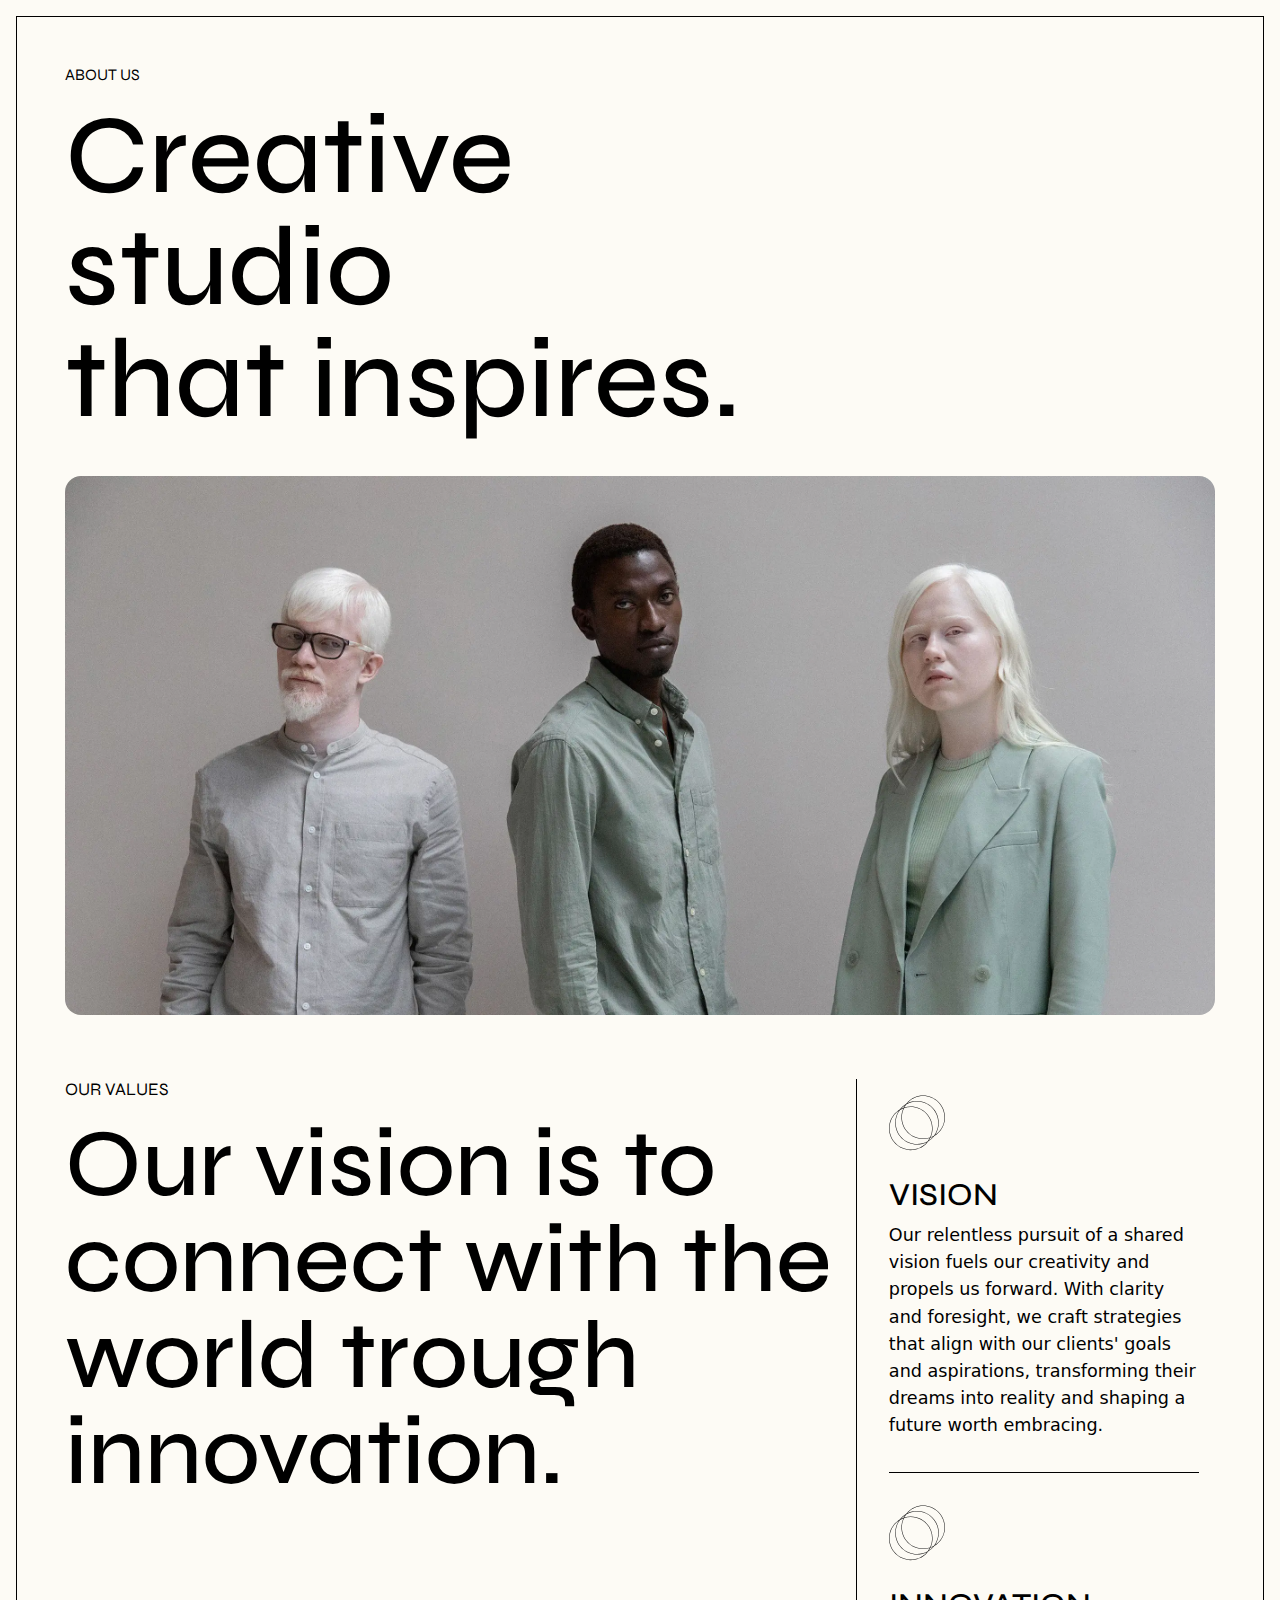
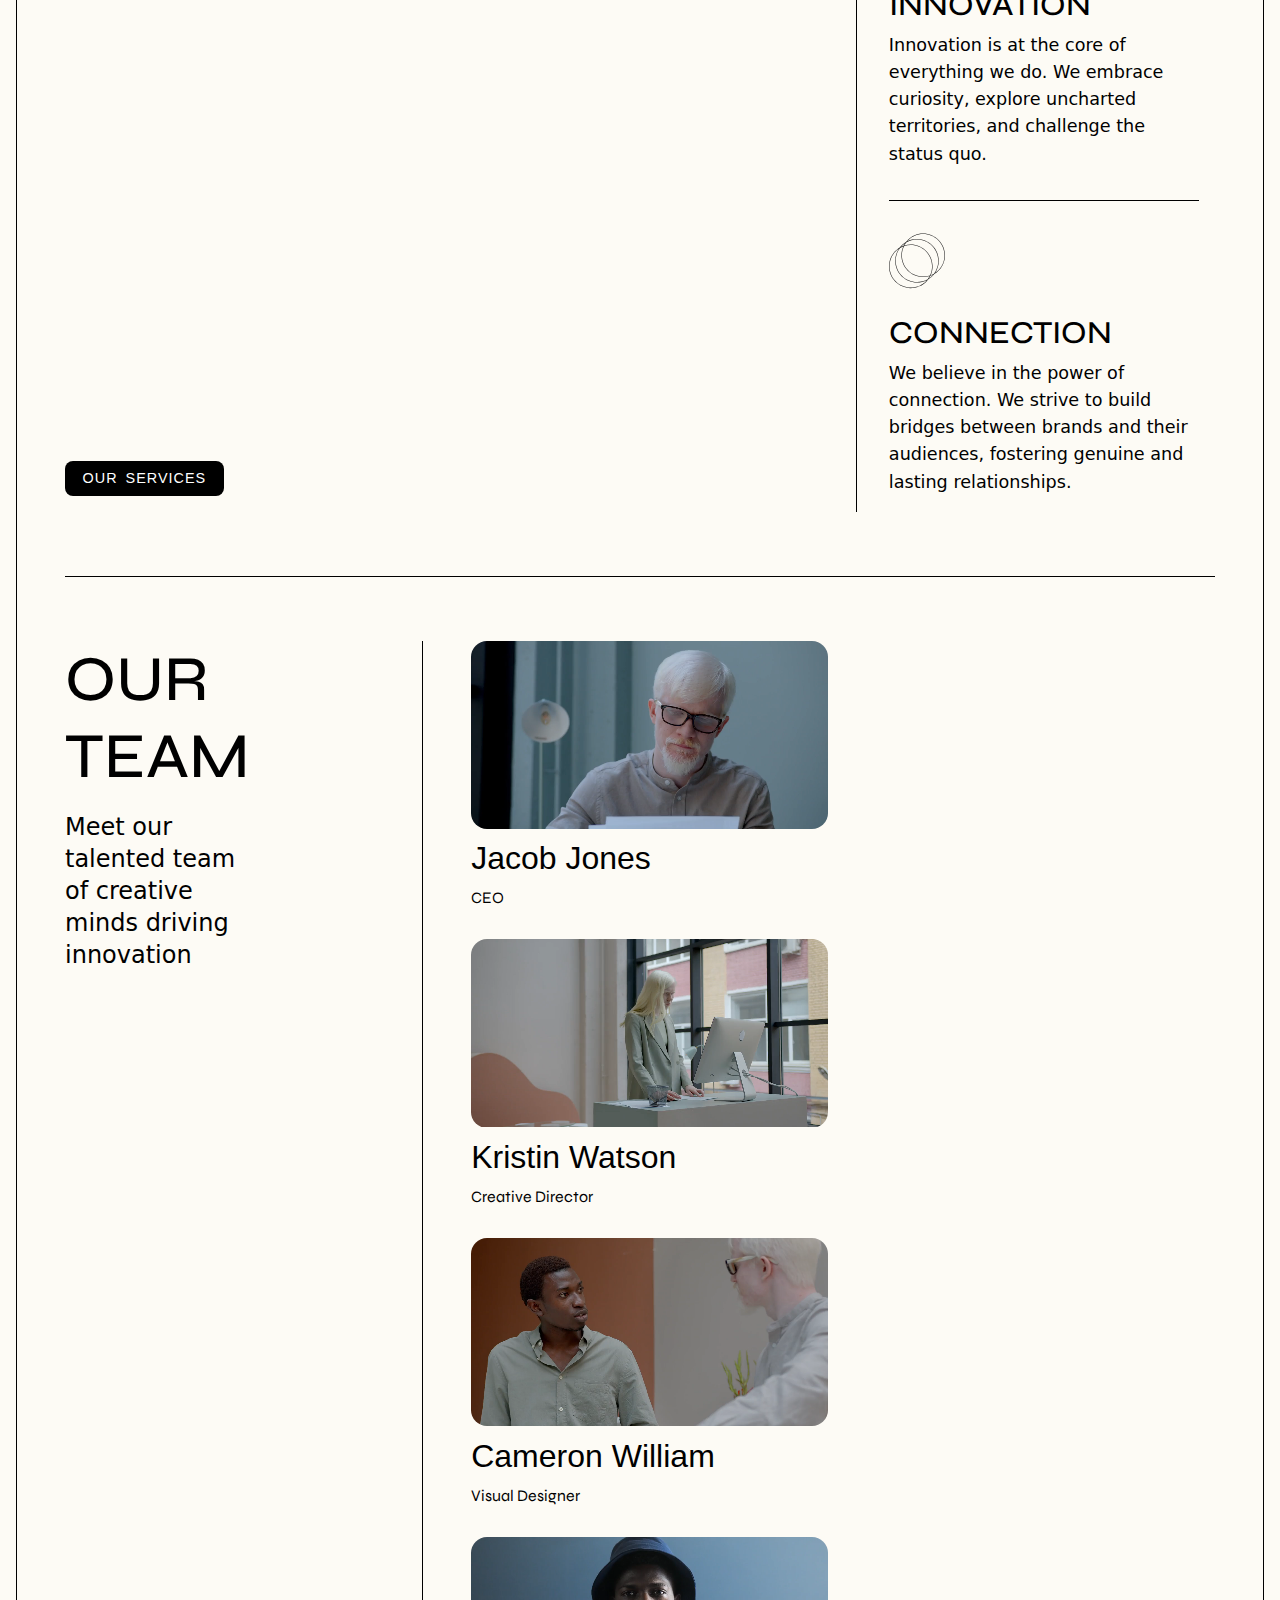
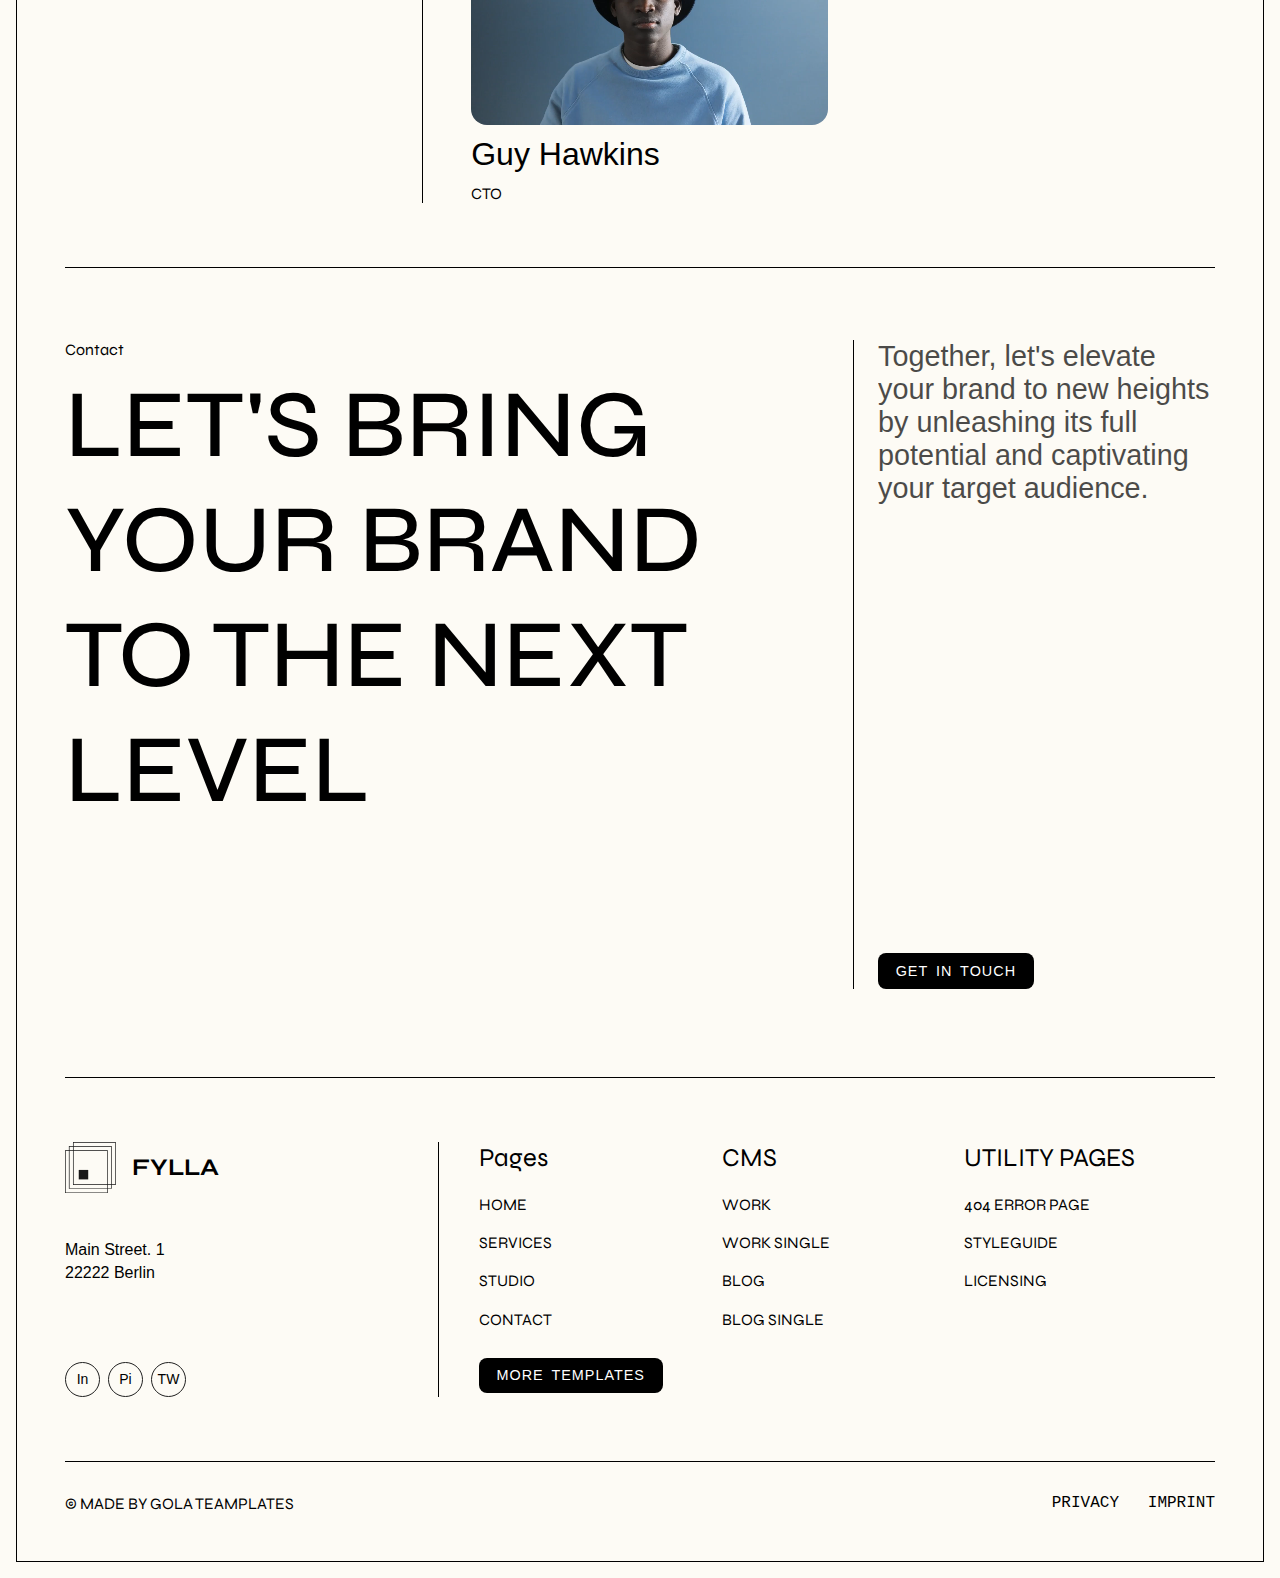
<file: designing-agency-1/index.htm>
<!DOCTYPE html>
<html lang="en">
  <head>
    <meta charset="UTF-8" />
    <meta name="viewport" content="width=device-width, initial-scale=1.0" />
    <title>Document</title>
    <link rel="stylesheet" href="style.css" />
  </head>
  <body>
    <main>
      <div class="content">
      <section class="view-1">
        <div class="text">
          <p>ABOUT US</p>
          <h1>
            Creative studio <br />
            that inspires.
          </h1>
        </div>
        <img src="./hero.webp" alt="" />
      </section>

      <section class="view-2">
        <div class="top">
          <div class="text">
            <p>OUR VALUES</p>
            <h1>Our vision is to connect with the world trough innovation.</h1>
          </div>
          <button>OUR SERVICES</button>
        </div>

        <div class="line"></div>

        <div class="bottom">
          <div class="components">
            <svg viewBox="0 0 60 59" id="svg10492846895">
              <path
                d="M 60 23.371 C 60 10.485 49.52 0 36.64 0 C 35.747 0 34.855 0.052 33.967 0.155 C 33.077 0.257 32.198 0.41 31.326 0.613 C 30.455 0.818 29.6 1.071 28.758 1.373 C 27.916 1.675 27.094 2.026 26.293 2.423 C 25.49 2.819 24.715 3.261 23.964 3.748 C 23.213 4.233 22.492 4.761 21.802 5.331 C 21.112 5.899 20.457 6.506 19.836 7.152 C 19.215 7.796 18.634 8.473 18.092 9.185 C 15.498 10.729 13.285 12.698 11.452 15.095 C 10.584 15.611 9.751 16.179 8.957 16.801 C 8.162 17.424 7.411 18.096 6.704 18.816 C 5.997 19.535 5.339 20.299 4.73 21.104 C 4.122 21.91 3.566 22.75 3.067 23.627 C 2.567 24.505 2.126 25.411 1.744 26.344 C 1.361 27.28 1.04 28.234 0.782 29.21 C 0.522 30.186 0.328 31.175 0.197 32.176 C 0.067 33.177 0.002 34.183 0 35.193 C 0 48.079 10.48 58.563 23.36 58.563 C 24.255 58.563 25.145 58.511 26.035 58.409 C 26.923 58.306 27.802 58.153 28.674 57.949 C 29.545 57.746 30.4 57.493 31.242 57.189 C 32.084 56.887 32.906 56.538 33.707 56.141 C 34.51 55.744 35.285 55.303 36.036 54.816 C 36.787 54.33 37.508 53.803 38.198 53.233 C 38.888 52.664 39.543 52.057 40.164 51.413 C 40.785 50.768 41.366 50.089 41.908 49.377 C 44.5 47.834 46.714 45.864 48.548 43.468 C 49.416 42.953 50.249 42.384 51.043 41.761 C 51.838 41.139 52.589 40.468 53.296 39.747 C 54.003 39.027 54.661 38.264 55.27 37.46 C 55.878 36.654 56.434 35.813 56.933 34.935 C 57.433 34.058 57.874 33.152 58.256 32.218 C 58.639 31.284 58.96 30.328 59.218 29.352 C 59.478 28.376 59.672 27.388 59.803 26.387 C 59.933 25.386 59.998 24.38 60 23.371 Z M 17.206 10.419 C 16.626 11.289 16.107 12.193 15.647 13.133 C 14.665 13.479 13.709 13.887 12.78 14.361 C 14.084 12.855 15.561 11.541 17.206 10.419 Z M 36.634 46.171 C 24.067 46.171 13.842 35.941 13.842 23.368 C 13.842 21.677 14.028 20.006 14.402 18.356 C 14.774 16.706 15.325 15.118 16.053 13.591 C 18.423 12.787 20.859 12.387 23.36 12.39 C 35.925 12.39 46.152 22.619 46.152 35.193 C 46.154 36.884 45.967 38.556 45.595 40.207 C 45.223 41.857 44.674 43.446 43.945 44.973 C 41.577 45.777 39.141 46.176 36.64 46.174 Z M 43.582 45.681 C 42.986 46.828 42.298 47.915 41.517 48.944 C 39.772 49.973 37.921 50.754 35.964 51.287 C 34.009 51.819 32.018 52.085 29.992 52.082 C 17.424 52.082 7.2 41.854 7.2 29.279 C 7.199 28.046 7.297 26.82 7.496 25.603 C 7.694 24.386 7.99 23.193 8.384 22.023 C 8.777 20.854 9.262 19.725 9.839 18.634 C 10.418 17.544 11.079 16.509 11.825 15.526 C 12.935 14.873 14.092 14.317 15.296 13.861 C 13.945 16.886 13.271 20.053 13.272 23.366 C 13.272 36.252 23.753 46.737 36.632 46.737 C 39.005 46.74 41.325 46.388 43.59 45.683 Z M 46.71 35.19 C 46.71 22.304 36.23 11.819 23.35 11.819 C 20.981 11.818 18.666 12.17 16.402 12.875 C 17 11.73 17.688 10.641 18.467 9.612 C 20.213 8.583 22.065 7.802 24.02 7.27 C 25.975 6.737 27.966 6.473 29.992 6.476 C 42.559 6.476 52.784 16.704 52.784 29.277 C 52.786 30.51 52.687 31.736 52.489 32.953 C 52.29 34.172 51.994 35.365 51.602 36.534 C 51.208 37.704 50.723 38.833 50.145 39.923 C 49.568 41.014 48.905 42.049 48.159 43.031 C 47.05 43.685 45.892 44.239 44.688 44.696 C 46.041 41.674 46.718 38.506 46.718 35.193 Z M 23.36 57.995 C 10.791 57.995 0.568 47.765 0.568 35.193 C 0.568 34.266 0.624 33.343 0.737 32.421 C 0.849 31.502 1.018 30.593 1.242 29.693 C 1.466 28.792 1.744 27.91 2.074 27.045 C 2.406 26.179 2.789 25.337 3.224 24.517 C 3.657 23.699 4.139 22.909 4.669 22.149 C 5.199 21.389 5.775 20.665 6.393 19.975 C 7.012 19.285 7.671 18.634 8.369 18.026 C 9.066 17.416 9.8 16.851 10.566 16.33 C 9.284 18.247 8.309 20.307 7.64 22.514 C 6.972 24.719 6.639 26.975 6.642 29.281 C 6.642 42.166 17.12 52.651 30 52.651 C 31.839 52.653 33.652 52.44 35.442 52.01 C 37.23 51.581 38.943 50.95 40.582 50.113 C 40.048 50.729 39.485 51.316 38.889 51.872 C 38.295 52.428 37.671 52.95 37.02 53.44 C 36.368 53.929 35.692 54.381 34.993 54.797 C 34.292 55.215 33.573 55.592 32.831 55.932 C 32.09 56.271 31.334 56.568 30.56 56.826 C 29.787 57.084 29.004 57.3 28.207 57.474 C 27.411 57.647 26.607 57.777 25.797 57.865 C 24.987 57.953 24.175 57.995 23.36 57.995 Z M 42.786 48.142 C 43.368 47.274 43.887 46.368 44.345 45.428 C 45.332 45.084 46.29 44.675 47.22 44.201 C 45.916 45.708 44.439 47.02 42.794 48.142 Z M 49.427 42.232 C 50.709 40.316 51.685 38.254 52.353 36.049 C 53.02 33.842 53.354 31.586 53.352 29.28 C 53.352 16.394 42.873 5.913 29.992 5.913 C 28.154 5.91 26.34 6.122 24.552 6.552 C 22.762 6.981 21.05 7.613 19.412 8.45 C 19.944 7.834 20.508 7.247 21.104 6.69 C 21.7 6.133 22.324 5.611 22.975 5.121 C 23.627 4.632 24.305 4.18 25.004 3.762 C 25.705 3.346 26.426 2.969 27.167 2.629 C 27.909 2.29 28.666 1.991 29.438 1.735 C 30.211 1.477 30.996 1.261 31.793 1.087 C 32.589 0.915 33.393 0.784 34.203 0.698 C 35.013 0.61 35.825 0.568 36.64 0.568 C 49.205 0.568 59.432 10.796 59.432 23.371 C 59.432 24.297 59.376 25.221 59.263 26.141 C 59.151 27.061 58.982 27.971 58.758 28.871 C 58.534 29.77 58.256 30.652 57.926 31.519 C 57.594 32.384 57.211 33.225 56.778 34.045 C 56.343 34.863 55.861 35.653 55.331 36.413 C 54.801 37.173 54.225 37.898 53.607 38.589 C 52.988 39.279 52.329 39.928 51.631 40.538 C 50.934 41.147 50.2 41.711 49.434 42.232 Z"
                fill="var(--token-efbc6c56-80fe-4475-9b37-9684d6e92632, rgb(25, 25, 25))"
              ></path>
            </svg>
            <h3>VISION</h3>
            <p>
              Our relentless pursuit of a shared vision fuels our creativity and
              propels us forward. With clarity and foresight, we craft
              strategies that align with our clients' goals and aspirations,
              transforming their dreams into reality and shaping a future worth
              embracing.
            </p>
          </div>
          <div class="line"></div>
          <div class="components">
            <svg viewBox="0 0 60 59" id="svg10492846895">
              <path
                d="M 60 23.371 C 60 10.485 49.52 0 36.64 0 C 35.747 0 34.855 0.052 33.967 0.155 C 33.077 0.257 32.198 0.41 31.326 0.613 C 30.455 0.818 29.6 1.071 28.758 1.373 C 27.916 1.675 27.094 2.026 26.293 2.423 C 25.49 2.819 24.715 3.261 23.964 3.748 C 23.213 4.233 22.492 4.761 21.802 5.331 C 21.112 5.899 20.457 6.506 19.836 7.152 C 19.215 7.796 18.634 8.473 18.092 9.185 C 15.498 10.729 13.285 12.698 11.452 15.095 C 10.584 15.611 9.751 16.179 8.957 16.801 C 8.162 17.424 7.411 18.096 6.704 18.816 C 5.997 19.535 5.339 20.299 4.73 21.104 C 4.122 21.91 3.566 22.75 3.067 23.627 C 2.567 24.505 2.126 25.411 1.744 26.344 C 1.361 27.28 1.04 28.234 0.782 29.21 C 0.522 30.186 0.328 31.175 0.197 32.176 C 0.067 33.177 0.002 34.183 0 35.193 C 0 48.079 10.48 58.563 23.36 58.563 C 24.255 58.563 25.145 58.511 26.035 58.409 C 26.923 58.306 27.802 58.153 28.674 57.949 C 29.545 57.746 30.4 57.493 31.242 57.189 C 32.084 56.887 32.906 56.538 33.707 56.141 C 34.51 55.744 35.285 55.303 36.036 54.816 C 36.787 54.33 37.508 53.803 38.198 53.233 C 38.888 52.664 39.543 52.057 40.164 51.413 C 40.785 50.768 41.366 50.089 41.908 49.377 C 44.5 47.834 46.714 45.864 48.548 43.468 C 49.416 42.953 50.249 42.384 51.043 41.761 C 51.838 41.139 52.589 40.468 53.296 39.747 C 54.003 39.027 54.661 38.264 55.27 37.46 C 55.878 36.654 56.434 35.813 56.933 34.935 C 57.433 34.058 57.874 33.152 58.256 32.218 C 58.639 31.284 58.96 30.328 59.218 29.352 C 59.478 28.376 59.672 27.388 59.803 26.387 C 59.933 25.386 59.998 24.38 60 23.371 Z M 17.206 10.419 C 16.626 11.289 16.107 12.193 15.647 13.133 C 14.665 13.479 13.709 13.887 12.78 14.361 C 14.084 12.855 15.561 11.541 17.206 10.419 Z M 36.634 46.171 C 24.067 46.171 13.842 35.941 13.842 23.368 C 13.842 21.677 14.028 20.006 14.402 18.356 C 14.774 16.706 15.325 15.118 16.053 13.591 C 18.423 12.787 20.859 12.387 23.36 12.39 C 35.925 12.39 46.152 22.619 46.152 35.193 C 46.154 36.884 45.967 38.556 45.595 40.207 C 45.223 41.857 44.674 43.446 43.945 44.973 C 41.577 45.777 39.141 46.176 36.64 46.174 Z M 43.582 45.681 C 42.986 46.828 42.298 47.915 41.517 48.944 C 39.772 49.973 37.921 50.754 35.964 51.287 C 34.009 51.819 32.018 52.085 29.992 52.082 C 17.424 52.082 7.2 41.854 7.2 29.279 C 7.199 28.046 7.297 26.82 7.496 25.603 C 7.694 24.386 7.99 23.193 8.384 22.023 C 8.777 20.854 9.262 19.725 9.839 18.634 C 10.418 17.544 11.079 16.509 11.825 15.526 C 12.935 14.873 14.092 14.317 15.296 13.861 C 13.945 16.886 13.271 20.053 13.272 23.366 C 13.272 36.252 23.753 46.737 36.632 46.737 C 39.005 46.74 41.325 46.388 43.59 45.683 Z M 46.71 35.19 C 46.71 22.304 36.23 11.819 23.35 11.819 C 20.981 11.818 18.666 12.17 16.402 12.875 C 17 11.73 17.688 10.641 18.467 9.612 C 20.213 8.583 22.065 7.802 24.02 7.27 C 25.975 6.737 27.966 6.473 29.992 6.476 C 42.559 6.476 52.784 16.704 52.784 29.277 C 52.786 30.51 52.687 31.736 52.489 32.953 C 52.29 34.172 51.994 35.365 51.602 36.534 C 51.208 37.704 50.723 38.833 50.145 39.923 C 49.568 41.014 48.905 42.049 48.159 43.031 C 47.05 43.685 45.892 44.239 44.688 44.696 C 46.041 41.674 46.718 38.506 46.718 35.193 Z M 23.36 57.995 C 10.791 57.995 0.568 47.765 0.568 35.193 C 0.568 34.266 0.624 33.343 0.737 32.421 C 0.849 31.502 1.018 30.593 1.242 29.693 C 1.466 28.792 1.744 27.91 2.074 27.045 C 2.406 26.179 2.789 25.337 3.224 24.517 C 3.657 23.699 4.139 22.909 4.669 22.149 C 5.199 21.389 5.775 20.665 6.393 19.975 C 7.012 19.285 7.671 18.634 8.369 18.026 C 9.066 17.416 9.8 16.851 10.566 16.33 C 9.284 18.247 8.309 20.307 7.64 22.514 C 6.972 24.719 6.639 26.975 6.642 29.281 C 6.642 42.166 17.12 52.651 30 52.651 C 31.839 52.653 33.652 52.44 35.442 52.01 C 37.23 51.581 38.943 50.95 40.582 50.113 C 40.048 50.729 39.485 51.316 38.889 51.872 C 38.295 52.428 37.671 52.95 37.02 53.44 C 36.368 53.929 35.692 54.381 34.993 54.797 C 34.292 55.215 33.573 55.592 32.831 55.932 C 32.09 56.271 31.334 56.568 30.56 56.826 C 29.787 57.084 29.004 57.3 28.207 57.474 C 27.411 57.647 26.607 57.777 25.797 57.865 C 24.987 57.953 24.175 57.995 23.36 57.995 Z M 42.786 48.142 C 43.368 47.274 43.887 46.368 44.345 45.428 C 45.332 45.084 46.29 44.675 47.22 44.201 C 45.916 45.708 44.439 47.02 42.794 48.142 Z M 49.427 42.232 C 50.709 40.316 51.685 38.254 52.353 36.049 C 53.02 33.842 53.354 31.586 53.352 29.28 C 53.352 16.394 42.873 5.913 29.992 5.913 C 28.154 5.91 26.34 6.122 24.552 6.552 C 22.762 6.981 21.05 7.613 19.412 8.45 C 19.944 7.834 20.508 7.247 21.104 6.69 C 21.7 6.133 22.324 5.611 22.975 5.121 C 23.627 4.632 24.305 4.18 25.004 3.762 C 25.705 3.346 26.426 2.969 27.167 2.629 C 27.909 2.29 28.666 1.991 29.438 1.735 C 30.211 1.477 30.996 1.261 31.793 1.087 C 32.589 0.915 33.393 0.784 34.203 0.698 C 35.013 0.61 35.825 0.568 36.64 0.568 C 49.205 0.568 59.432 10.796 59.432 23.371 C 59.432 24.297 59.376 25.221 59.263 26.141 C 59.151 27.061 58.982 27.971 58.758 28.871 C 58.534 29.77 58.256 30.652 57.926 31.519 C 57.594 32.384 57.211 33.225 56.778 34.045 C 56.343 34.863 55.861 35.653 55.331 36.413 C 54.801 37.173 54.225 37.898 53.607 38.589 C 52.988 39.279 52.329 39.928 51.631 40.538 C 50.934 41.147 50.2 41.711 49.434 42.232 Z"
                fill="var(--token-efbc6c56-80fe-4475-9b37-9684d6e92632, rgb(25, 25, 25))"
              ></path>
            </svg>
            <h3>INNOVATION</h3>
            <p>
              Innovation is at the core of everything we do. We embrace
              curiosity, explore uncharted territories, and challenge the status
              quo.
            </p>
          </div>
          <div class="line"></div>
          <div class="components">
            <svg viewBox="0 0 60 59" id="svg10492846895">
              <path
                d="M 60 23.371 C 60 10.485 49.52 0 36.64 0 C 35.747 0 34.855 0.052 33.967 0.155 C 33.077 0.257 32.198 0.41 31.326 0.613 C 30.455 0.818 29.6 1.071 28.758 1.373 C 27.916 1.675 27.094 2.026 26.293 2.423 C 25.49 2.819 24.715 3.261 23.964 3.748 C 23.213 4.233 22.492 4.761 21.802 5.331 C 21.112 5.899 20.457 6.506 19.836 7.152 C 19.215 7.796 18.634 8.473 18.092 9.185 C 15.498 10.729 13.285 12.698 11.452 15.095 C 10.584 15.611 9.751 16.179 8.957 16.801 C 8.162 17.424 7.411 18.096 6.704 18.816 C 5.997 19.535 5.339 20.299 4.73 21.104 C 4.122 21.91 3.566 22.75 3.067 23.627 C 2.567 24.505 2.126 25.411 1.744 26.344 C 1.361 27.28 1.04 28.234 0.782 29.21 C 0.522 30.186 0.328 31.175 0.197 32.176 C 0.067 33.177 0.002 34.183 0 35.193 C 0 48.079 10.48 58.563 23.36 58.563 C 24.255 58.563 25.145 58.511 26.035 58.409 C 26.923 58.306 27.802 58.153 28.674 57.949 C 29.545 57.746 30.4 57.493 31.242 57.189 C 32.084 56.887 32.906 56.538 33.707 56.141 C 34.51 55.744 35.285 55.303 36.036 54.816 C 36.787 54.33 37.508 53.803 38.198 53.233 C 38.888 52.664 39.543 52.057 40.164 51.413 C 40.785 50.768 41.366 50.089 41.908 49.377 C 44.5 47.834 46.714 45.864 48.548 43.468 C 49.416 42.953 50.249 42.384 51.043 41.761 C 51.838 41.139 52.589 40.468 53.296 39.747 C 54.003 39.027 54.661 38.264 55.27 37.46 C 55.878 36.654 56.434 35.813 56.933 34.935 C 57.433 34.058 57.874 33.152 58.256 32.218 C 58.639 31.284 58.96 30.328 59.218 29.352 C 59.478 28.376 59.672 27.388 59.803 26.387 C 59.933 25.386 59.998 24.38 60 23.371 Z M 17.206 10.419 C 16.626 11.289 16.107 12.193 15.647 13.133 C 14.665 13.479 13.709 13.887 12.78 14.361 C 14.084 12.855 15.561 11.541 17.206 10.419 Z M 36.634 46.171 C 24.067 46.171 13.842 35.941 13.842 23.368 C 13.842 21.677 14.028 20.006 14.402 18.356 C 14.774 16.706 15.325 15.118 16.053 13.591 C 18.423 12.787 20.859 12.387 23.36 12.39 C 35.925 12.39 46.152 22.619 46.152 35.193 C 46.154 36.884 45.967 38.556 45.595 40.207 C 45.223 41.857 44.674 43.446 43.945 44.973 C 41.577 45.777 39.141 46.176 36.64 46.174 Z M 43.582 45.681 C 42.986 46.828 42.298 47.915 41.517 48.944 C 39.772 49.973 37.921 50.754 35.964 51.287 C 34.009 51.819 32.018 52.085 29.992 52.082 C 17.424 52.082 7.2 41.854 7.2 29.279 C 7.199 28.046 7.297 26.82 7.496 25.603 C 7.694 24.386 7.99 23.193 8.384 22.023 C 8.777 20.854 9.262 19.725 9.839 18.634 C 10.418 17.544 11.079 16.509 11.825 15.526 C 12.935 14.873 14.092 14.317 15.296 13.861 C 13.945 16.886 13.271 20.053 13.272 23.366 C 13.272 36.252 23.753 46.737 36.632 46.737 C 39.005 46.74 41.325 46.388 43.59 45.683 Z M 46.71 35.19 C 46.71 22.304 36.23 11.819 23.35 11.819 C 20.981 11.818 18.666 12.17 16.402 12.875 C 17 11.73 17.688 10.641 18.467 9.612 C 20.213 8.583 22.065 7.802 24.02 7.27 C 25.975 6.737 27.966 6.473 29.992 6.476 C 42.559 6.476 52.784 16.704 52.784 29.277 C 52.786 30.51 52.687 31.736 52.489 32.953 C 52.29 34.172 51.994 35.365 51.602 36.534 C 51.208 37.704 50.723 38.833 50.145 39.923 C 49.568 41.014 48.905 42.049 48.159 43.031 C 47.05 43.685 45.892 44.239 44.688 44.696 C 46.041 41.674 46.718 38.506 46.718 35.193 Z M 23.36 57.995 C 10.791 57.995 0.568 47.765 0.568 35.193 C 0.568 34.266 0.624 33.343 0.737 32.421 C 0.849 31.502 1.018 30.593 1.242 29.693 C 1.466 28.792 1.744 27.91 2.074 27.045 C 2.406 26.179 2.789 25.337 3.224 24.517 C 3.657 23.699 4.139 22.909 4.669 22.149 C 5.199 21.389 5.775 20.665 6.393 19.975 C 7.012 19.285 7.671 18.634 8.369 18.026 C 9.066 17.416 9.8 16.851 10.566 16.33 C 9.284 18.247 8.309 20.307 7.64 22.514 C 6.972 24.719 6.639 26.975 6.642 29.281 C 6.642 42.166 17.12 52.651 30 52.651 C 31.839 52.653 33.652 52.44 35.442 52.01 C 37.23 51.581 38.943 50.95 40.582 50.113 C 40.048 50.729 39.485 51.316 38.889 51.872 C 38.295 52.428 37.671 52.95 37.02 53.44 C 36.368 53.929 35.692 54.381 34.993 54.797 C 34.292 55.215 33.573 55.592 32.831 55.932 C 32.09 56.271 31.334 56.568 30.56 56.826 C 29.787 57.084 29.004 57.3 28.207 57.474 C 27.411 57.647 26.607 57.777 25.797 57.865 C 24.987 57.953 24.175 57.995 23.36 57.995 Z M 42.786 48.142 C 43.368 47.274 43.887 46.368 44.345 45.428 C 45.332 45.084 46.29 44.675 47.22 44.201 C 45.916 45.708 44.439 47.02 42.794 48.142 Z M 49.427 42.232 C 50.709 40.316 51.685 38.254 52.353 36.049 C 53.02 33.842 53.354 31.586 53.352 29.28 C 53.352 16.394 42.873 5.913 29.992 5.913 C 28.154 5.91 26.34 6.122 24.552 6.552 C 22.762 6.981 21.05 7.613 19.412 8.45 C 19.944 7.834 20.508 7.247 21.104 6.69 C 21.7 6.133 22.324 5.611 22.975 5.121 C 23.627 4.632 24.305 4.18 25.004 3.762 C 25.705 3.346 26.426 2.969 27.167 2.629 C 27.909 2.29 28.666 1.991 29.438 1.735 C 30.211 1.477 30.996 1.261 31.793 1.087 C 32.589 0.915 33.393 0.784 34.203 0.698 C 35.013 0.61 35.825 0.568 36.64 0.568 C 49.205 0.568 59.432 10.796 59.432 23.371 C 59.432 24.297 59.376 25.221 59.263 26.141 C 59.151 27.061 58.982 27.971 58.758 28.871 C 58.534 29.77 58.256 30.652 57.926 31.519 C 57.594 32.384 57.211 33.225 56.778 34.045 C 56.343 34.863 55.861 35.653 55.331 36.413 C 54.801 37.173 54.225 37.898 53.607 38.589 C 52.988 39.279 52.329 39.928 51.631 40.538 C 50.934 41.147 50.2 41.711 49.434 42.232 Z"
                fill="var(--token-efbc6c56-80fe-4475-9b37-9684d6e92632, rgb(25, 25, 25))"
              ></path>
            </svg>
            <h3>CONNECTION</h3>
            <p>
              We believe in the power of connection. We strive to build bridges
              between brands and their audiences, fostering genuine and lasting
              relationships.
            </p>
          </div>
        </div>
      </section>

      <div class="line"></div>

      <section class="view-3">
        <div class="top">
          <h2>
            OUR <br />
            TEAM
          </h2>
          <p>Meet our talented team of creative minds driving innovation</p>
        </div>
        <div class="line"></div>
        <div class="bottom">
          <div class="elements">
            <video autoplay loop muted src="./videos/jakob.mp4"></video>
            <h3>Jacob Jones</h3>
            <p>CEO</p>
          </div>
          <div class="elements">
            <video autoplay loop muted src="./videos/kristin.mp4"></video>
            <h3>Kristin Watson</h3>
            <p>Creative Director</p>
          </div>
          <div class="elements">
            <video autoplay loop muted src="./videos/cameron.mp4"></video>
            <h3>Cameron William</h3>
            <p>Visual Designer</p>
          </div>
          <div class="elements">
            <video autoplay loop muted src="./videos/guy.mp4"></video>
            <h3>Guy Hawkins</h3>
            <p>CTO</p>
          </div>
        </div>
      </section>

      <div class="line"></div>

      <section class="view-4">
        <div class="top">
          <p>Contact</p>
          <h1>LET'S BRING YOUR BRAND TO THE NEXT LEVEL</h1>
        </div>

        <div class="line"></div>

        <div class="bottom">
          <p>
            Together, let's elevate your brand to new heights by unleashing its
            full potential and captivating your target audience.
          </p>
          <button>GET IN TOUCH</button>
        </div>
      </section>
      <div class="line"></div>

      <footer>
        <div class="footer-top">
        <div class="top">
          <div class="logo">
          <svg viewBox="0 0 50 50" id="svg12688193849"><path d="M 41.852 50 L 0 50 L 0 8.112 L 41.852 8.112 Z M 0.668 49.332 L 41.184 49.332 L 41.184 8.78 L 0.668 8.78 Z" fill="var(--token-efbc6c56-80fe-4475-9b37-9684d6e92632, rgb(25, 25, 25))"></path><path d="M 45.636 45.766 L 3.786 45.766 L 3.786 3.878 L 45.636 3.878 Z M 4.452 45.098 L 44.968 45.098 L 44.968 4.547 L 4.452 4.547 Z" fill="var(--token-efbc6c56-80fe-4475-9b37-9684d6e92632, rgb(25, 25, 25))"></path><path d="M 49.642 41.89 L 7.792 41.89 L 7.792 0 L 49.642 0 Z M 8.461 41.222 L 48.976 41.222 L 48.976 0.668 L 8.461 0.668 Z" fill="var(--token-efbc6c56-80fe-4475-9b37-9684d6e92632, rgb(25, 25, 25))"></path><path d="M 13.424 27.279 L 22.679 27.279 L 22.679 36.536 L 13.424 36.536 Z" fill="var(--token-c5c4fdcb-9482-48bb-aedf-353188472aae, rgb(25, 25, 25)) /* {&quot;name&quot;:&quot;text/default&quot;} */"></path></svg>
          <h4>FYLLA</h4>
        </div>
        <div class="address">
          <p>Main Street. 1</p>
          <p>22222 Berlin</p>
        </div>
          <div class="top-1" >
            <p>In</p>
            <p>Pi</p>
            <p>TW</p>
          </div>
        </div>
        <div class="line"></div>

        <div class="bottom">
          <div class="sec-1">
            <a href="" class="heading">Pages</a>
            <a href="">HOME</a><a href="">SERVICES</a><a href="">STUDIO</a><a href="">CONTACT</a> 
            <button>MORE TEMPLATES</button>
          </div>
          <div class="line"></div>

          <div class="sec-1">
            <a href="" class="heading">CMS</a>
            <a href="">WORK</a><a href="">WORK SINGLE</a><a href="">BLOG</a><a href="">BLOG SINGLE</a> 
          </div>
          <div class="line"></div>
          
          <div class="sec-1">
            <a href="" class="heading">UTILITY PAGES</a>
            <a href="">404 ERROR PAGE</a><a href="">STYLEGUIDE</a><a href="">LICENSING</a> 
          </div>
        </div>
      </div>
      <div class="line"></div>
      <div class="footer-bottom">
        <p>&copy; MADE BY GOLA TEAMPLATES</p>
        <pre>PRIVACY   IMPRINT</pre>
      </div>
      </footer>
    </div>
    </main>
  </body>
</html>
</file>
<file: designing-agency-1/style.css>
@import url("https://fonts.googleapis.com/css2?family=Syne:wght@400..800&display=swap");
* {
  margin: 0;
  padding: 0;
  box-sizing: border-box;
}

html,
body {
  width: 100%;
  height: 100%;
  font-family: "syne", "sans-serif";
}

main {
  padding: 0.75rem;
  background-color: #fdfbf5;
}

.content {
  width: 100%;
  padding: 1.5rem;
  border: 1px solid black;
  padding-top: 2rem;
}

.view-1 {
  width: 100%;
  display: flex;
  flex-direction: column;
  gap: 2.5rem;
  margin-bottom: 2rem;
}
.view-1 .text {
  display: flex;
  flex-direction: column;
  gap: 1rem;
}
.view-1 .text p {
  font-size: 1.1rem;
}
.view-1 .text h1 {
  font-size: 4rem;
  width: 60%;
  font-weight: 500;
  line-height: 1;
}
.view-1 img {
  width: 100%;
  -o-object-fit: cover;
     object-fit: cover;
  border-radius: 1rem;
}

.view-2 {
  width: 100%;
  display: flex;
  flex-direction: column;
  gap: 1rem;
}
.view-2 .top {
  display: flex;
  flex-direction: column;
  gap: 1.5rem;
  padding-bottom: 1rem;
}
.view-2 .top .text {
  display: flex;
  flex-direction: column;
  gap: 1rem;
}
.view-2 .top .text p {
  font-size: 1.1rem;
}
.view-2 .top .text h1 {
  font-size: 2.8rem;
  font-weight: 500;
  width: 90%;
  margin-top: -0.5rem;
}
.view-2 .top button {
  width: -moz-fit-content;
  width: fit-content;
  background-color: black;
  color: white;
  padding: 0.6rem 1.1rem;
  border-radius: 8px;
  border: none;
  word-spacing: 3px;
  letter-spacing: 1px;
  font-size: 0.9rem;
}
.view-2 .line {
  width: 100%;
  height: 1px;
  background-color: black;
}
.view-2 .bottom {
  padding: 1rem 0;
  display: flex;
  flex-direction: column;
  gap: 1rem;
}
.view-2 .bottom .components {
  display: flex;
  flex-direction: column;
  gap: 1rem;
  padding: 1rem 0;
}
.view-2 .bottom .components svg {
  width: 3.5rem;
  aspect-ratio: 1/1;
}
.view-2 .bottom .components h3 {
  font-size: 2rem;
  font-weight: 500;
}
.view-2 .bottom .components p {
  font-size: 1rem;
  line-height: 1.5rem;
  font-weight: 400;
  font-family: system-ui, -apple-system, BlinkMacSystemFont, "Segoe UI", Roboto, Oxygen, Ubuntu, Cantarell, "Open Sans", "Helvetica Neue", sans-serif;
}

.line {
  width: 100%;
  height: 1px;
  background-color: black;
}

.view-3 {
  width: 100%;
  display: flex;
  flex-direction: column;
  gap: 2rem;
  margin-top: 2rem;
  margin-bottom: 2rem;
}
.view-3 .top {
  display: flex;
  flex-direction: column;
  gap: 1rem;
}
.view-3 .top h2 {
  font-size: 2.5rem;
  font-weight: 500;
  line-height: 2.8rem;
}
.view-3 .top p {
  font-size: 1.2rem;
  font-family: system-ui, -apple-system, BlinkMacSystemFont, "Segoe UI", Roboto, Oxygen, Ubuntu, Cantarell, "Open Sans", "Helvetica Neue", sans-serif;
  line-height: 2rem;
}
.view-3 .line {
  width: 100%;
  height: 1px;
  background-color: black;
}
.view-3 .bottom {
  display: flex;
  flex-direction: column;
  gap: 2rem;
}
.view-3 .bottom .elements {
  width: 100%;
  display: flex;
  flex-direction: column;
  gap: 0.7rem;
}
.view-3 .bottom .elements video {
  width: 100%;
  border-radius: 1rem;
}
.view-3 .bottom .elements h3 {
  font-family: sans-serif;
  font-size: 1.5rem;
  font-weight: 200;
}

.view-4 {
  display: flex;
  flex-direction: column;
  margin-top: 1rem;
  gap: 1.5rem;
  margin-bottom: 2rem;
}
.view-4 .top {
  width: 100%;
  display: flex;
  flex-direction: column;
  gap: 0.5rem;
}
.view-4 .top h1 {
  font-size: 3rem;
  font-weight: 200;
}
.view-4 .line {
  display: none;
}
.view-4 .bottom {
  width: 100%;
  display: flex;
  flex-direction: column;
  gap: 3rem;
}
.view-4 .bottom p {
  font-size: 1.2rem;
  font-weight: 400;
  font-family: "Segoe UI", Tahoma, Geneva, Verdana, sans-serif;
  opacity: 0.7;
}
.view-4 .bottom button {
  width: -moz-fit-content;
  width: fit-content;
  background-color: black;
  color: white;
  padding: 0.6rem 1.1rem;
  border-radius: 8px;
  border: none;
  word-spacing: 3px;
  letter-spacing: 1px;
  font-size: 0.9rem;
}

.footer-top {
  width: 100%;
  display: flex;
  flex-direction: column;
  gap: 1rem;
  padding: 2rem 0;
}
.footer-top .top {
  width: 100%;
  display: flex;
  flex-direction: column;
  gap: 1rem;
  padding: 1rem 0;
}
.footer-top .top .logo {
  display: flex;
  gap: 1rem;
  align-items: center;
}
.footer-top .top .logo h4 {
  font-size: 1.5rem;
}
.footer-top .top .logo svg {
  width: 3.2rem;
}
.footer-top .top p {
  font-size: 1.2rem;
  font-weight: 100;
  font-family: Arial, sans-serif;
}
.footer-top .top .address {
  display: flex;
  flex-direction: column;
  gap: 5px;
}
.footer-top .top .address p {
  font-size: 1rem;
}
.footer-top .top .top-1 {
  width: 100%;
  display: flex;
  gap: 0.5rem;
  padding-top: 2rem;
}
.footer-top .top .top-1 p {
  border: 1px solid rgb(32, 32, 32);
  border-radius: 50%;
  padding: 0.25rem;
  font-size: 0.875rem;
  width: 35px;
  height: 35px;
  display: flex;
  align-items: center;
  justify-content: center;
  text-align: center;
}
.footer-top .bottom {
  display: flex;
  flex-direction: column;
  gap: 1rem;
}
.footer-top .bottom .sec-1 {
  padding: 1rem 0;
  display: flex;
  flex-direction: column;
  gap: 1.4rem;
}
.footer-top .bottom .sec-1 a {
  text-decoration: none;
  color: black;
}
.footer-top .bottom .sec-1 .heading {
  font-size: 1.6rem;
  margin-bottom: 0.2rem;
}
.footer-top .bottom .sec-1 button {
  margin-top: 10px;
  width: -moz-fit-content;
  width: fit-content;
  background-color: black;
  color: white;
  padding: 0.6rem 1.1rem;
  border-radius: 8px;
  border: none;
  word-spacing: 3px;
  letter-spacing: 1px;
  font-size: 0.9rem;
}

.footer-bottom {
  display: flex;
  flex-direction: column;
  gap: 0.8rem;
  justify-content: center;
  align-items: center;
  padding-top: 2rem;
}
.footer-bottom pre {
  font-size: 1rem;
}

@media (min-width: 1020px) {
  main {
    padding: 1rem;
  }
  .content {
    padding: 3rem;
  }
  .view-1 {
    margin-bottom: 4rem;
  }
  .view-1 .text p {
    font-size: 1rem;
  }
  .view-1 .text h1 {
    font-size: 7rem;
  }
  .view-2 {
    flex-direction: row;
    padding-bottom: 4rem;
  }
  .view-2 .top {
    width: 68%;
    justify-content: space-between;
  }
  .view-2 .top .text {
    gap: 1.5rem;
  }
  .view-2 .top .text h1 {
    font-size: 6rem;
    width: 100%;
    line-height: 6rem;
  }
  .view-2 .line {
    height: initial;
    width: 1px;
  }
  .view-2 .bottom {
    width: 30%;
    padding: 0 1rem;
  }
  .view-2 .bottom .line {
    height: 1px;
    width: initial;
  }
  .view-2 .bottom .components {
    gap: 0.5rem;
    padding: 1rem 0;
  }
  .view-2 .bottom .components h3 {
    margin-top: 1rem;
  }
  .view-2 .bottom .components p {
    font-size: 1.1rem;
    line-height: 1.7rem;
  }
  .view-3 {
    flex-direction: row;
    padding: 2rem 0;
  }
  .view-3 .line {
    width: 1px;
    height: initial;
  }
  .view-3 .top {
    width: 30%;
  }
  .view-3 .top h2 {
    font-size: 4rem;
    line-height: normal;
  }
  .view-3 .top p {
    width: 60%;
    font-size: 1.5rem;
    font-weight: 400;
  }
  .view-3 .bottom {
    width: 70%;
    flex-direction: row;
    flex-wrap: wrap;
    justify-content: space-between;
    padding-left: 1rem;
  }
  .view-3 .bottom .elements {
    width: 48%;
  }
  .view-3 .bottom .elements h3 {
    font-size: 2rem;
  }
  .view-4 {
    padding: 3.5rem 0;
    flex-direction: row;
  }
  .view-4 .top {
    width: 68%;
    padding-right: 1rem;
  }
  .view-4 .top p {
    font-size: 1rem;
  }
  .view-4 .top h1 {
    font-size: 6rem;
    font-weight: 500;
  }
  .view-4 .line {
    display: inline;
    width: 1px;
    height: inherit;
  }
  .view-4 .bottom {
    gap: 28rem;
    width: 30%;
    justify-content: space-between;
  }
  .view-4 .bottom p {
    font-size: 1.8rem;
  }
  .footer-top {
    width: 100%;
    flex-direction: row;
    padding: 4rem 0;
  }
  .footer-top .top {
    gap: 3rem;
    width: 32%;
    padding: 0;
  }
  .footer-top .line {
    width: 1px;
    height: initial;
  }
  .footer-top .bottom {
    width: 68%;
    flex-direction: row;
    padding: 0 1.5rem;
  }
  .footer-top .bottom .sec-1 {
    padding: 0;
    gap: 1.2rem;
    flex: 1;
  }
  .footer-top .bottom .line {
    display: none;
  }
  .footer-bottom {
    flex-direction: row;
    justify-content: space-between;
  }
}
</file>
